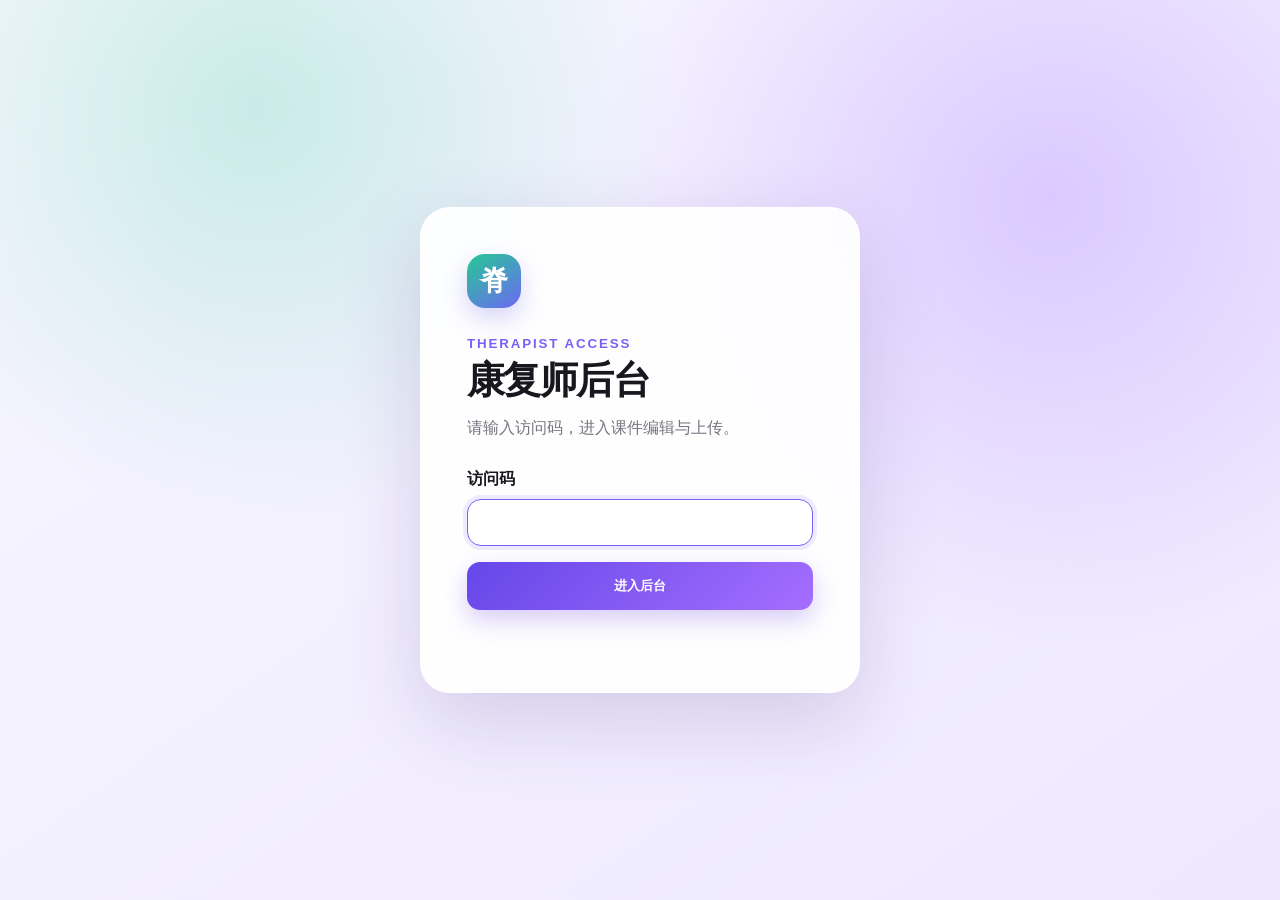
<file: admin.html>
<!doctype html>
<html lang="zh-CN">
<head>
  <meta charset="utf-8" />
  <meta name="viewport" content="width=device-width, initial-scale=1" />
  <title>复脊｜康复师课件后台</title>
  <link rel="icon" href="./app-icon.svg" type="image/svg+xml" />
  <link rel="stylesheet" href="./admin.css" />
  <link rel="stylesheet" href="./admin-theme.css" />
</head>
<body class="access-locked">
  <section class="access-gate" id="accessGate" aria-labelledby="accessTitle">
    <form class="access-card" id="accessForm">
      <span class="access-mark">脊</span>
      <small>THERAPIST ACCESS</small>
      <h1 id="accessTitle">康复师后台</h1>
      <p>请输入访问码，进入课件编辑与上传。</p>
      <label><span>访问码</span><input id="accessToken" type="password" inputmode="numeric" autocomplete="one-time-code" required autofocus /></label>
      <button type="submit" id="accessSubmit">进入后台</button>
      <p class="access-error" id="accessError" role="alert"></p>
    </form>
  </section>
  <header class="admin-topbar">
    <a href="./" class="brand"><span>脊</span><strong>复脊·康复师后台</strong></a>
    <div><span id="saveState">未发布</span><a href="./" target="_blank">打开用户端 ↗</a><button id="lockAdmin" type="button">退出</button></div>
  </header>
  <main class="workspace">
    <aside class="editor-panel">
      <div class="panel-heading"><small>COURSEWARE</small><h1>跟练课件</h1><p>填写后先在右侧查看大预览，确认后发布。</p></div>
      <label class="field"><span>选择已有课件 / 新建课件</span><select id="coursewareSelect"><option value="__new__">＋ 新建课件</option></select></label>
      <label class="field"><span>跟练动作名称</span><input id="actionNameInput" type="text" maxlength="80" placeholder="例如：坐姿骨盆后倾练习" /></label>
      <label class="field"><span>疼痛触发分类</span><select id="categorySelect"><option value="flexion">屈曲不耐受</option><option value="extension">伸展不耐受</option><option value="compression">压缩不耐受</option></select><small>这是康复师选择的触发模式标签，不是医学诊断。</small></label>
      <section class="upload-card">
        <div><b>01</b><span><strong>跟练视频</strong><small>支持 MP4、WebM、MOV，最大 300 MB</small></span></div>
        <label class="dropzone" id="videoDrop"><input id="videoInput" type="file" accept="video/*" /><span id="videoLabel">点击选择或拖入视频</span></label>
      </section>
      <section class="upload-card">
        <div><b>02</b><span><strong>跟练动作拆解（图片）</strong><small>可上传多张，按选择顺序展示</small></span></div>
        <label class="dropzone" id="imageDrop"><input id="imageInput" type="file" accept="image/*" multiple /><span id="imageLabel">点击选择或拖入图片</span></label>
      </section>
      <label class="field tips-field"><span>03&nbsp;&nbsp; 注意要领（文字）</span><textarea id="tipsInput" rows="8" maxlength="8000" placeholder="一行一条，例如：\n• 保持呼吸，不要屏气\n• 出现腿部放射症状时立即停止"></textarea></label>
      <div class="editor-actions"><button id="saveDraft" class="secondary">保存草稿</button><button id="publish" class="primary">发布并对用户生效</button></div>
      <div id="saveProgress" class="save-progress" role="status" aria-live="polite" hidden><p id="saveProgressText"></p><progress id="saveProgressBar" max="100" value="0" aria-label="当前文件上传进度"></progress></div>
      <button id="remove" class="remove">清空这个动作的课件</button>
      <p class="hint">发布不会修改用户的训练、复盘或安全记录。</p>
    </aside>
    <section class="preview-panel">
      <div class="preview-toolbar"><div><small>LIVE PREVIEW</small><strong>用户大预览</strong></div><div class="preview-tools"><span>所见即所得</span><button id="focusPreview" type="button" aria-pressed="false">进入专注预览</button></div></div>
      <article class="course-preview">
        <header><p id="previewCategory">屈曲不耐受 · 康复师课件</p><h2 id="previewName">未命名跟练动作</h2><span id="previewStatus">草稿预览</span></header>
        <section><div class="fixed-title"><b>01</b><h3>跟练视频</h3></div><div class="video-preview" id="videoPreview"><p>上传视频后在这里播放</p></div></section>
        <section><div class="fixed-title"><b>02</b><h3>跟练动作拆解（图片）</h3></div><div class="image-preview" id="imagePreview"><p>上传图片后在这里大图展示</p></div></section>
        <section><div class="fixed-title"><b>03</b><h3>注意要领（文字）</h3></div><div class="tips-preview" id="tipsPreview"><p>填写后在这里实时排版</p></div></section>
      </article>
    </section>
  </main>
  <div id="toast" class="toast" role="status"></div>
  <script src="./admin.js"></script>
</body>
</html>
</file>
<file: admin.css>
:root { --ink:#19342d; --paper:#f4f0e7; --panel:#fffdf8; --line:#d8d4c9; --accent:#d66a49; --soft:#e7eee9; font-family:"PingFang SC","Microsoft YaHei",sans-serif; color:var(--ink); background:var(--paper); }
* { box-sizing:border-box; }
body { margin:0; min-width:1080px; }
.admin-topbar { height:78px; padding:0 34px; display:flex; align-items:center; justify-content:space-between; color:white; background:var(--ink); }
.brand { color:white; text-decoration:none; display:flex; align-items:center; gap:13px; }
.brand span { width:42px; height:42px; border:1px solid #cdd8d4; border-radius:50%; display:grid; place-items:center; font:24px serif; }
.brand strong { font-size:18px; letter-spacing:.08em; }
.admin-topbar>div { display:flex; align-items:center; gap:20px; font-size:13px; }
.admin-topbar a { color:white; }
#saveState { padding:8px 13px; border:1px solid #678078; border-radius:999px; }
.workspace { display:grid; grid-template-columns:430px minmax(650px,1fr); min-height:calc(100vh - 78px); }
.editor-panel { padding:34px; background:var(--panel); border-right:1px solid var(--line); overflow:auto; }
.panel-heading small,.preview-toolbar small { color:var(--accent); font-weight:800; letter-spacing:.18em; }
.panel-heading h1 { font:38px serif; margin:8px 0; }
.panel-heading p { color:#64746e; line-height:1.7; margin:0 0 28px; }
.field { display:grid; gap:9px; margin:20px 0; font-size:13px; font-weight:700; }
select,input[type="text"],textarea { width:100%; border:1px solid var(--line); background:white; border-radius:4px; padding:13px; color:var(--ink); font:inherit; }
.field small { color:#7c8984; font-weight:400; line-height:1.6; }
textarea { resize:vertical; line-height:1.7; font-weight:400; }
.upload-card { margin:18px 0; padding:16px; border:1px solid var(--line); background:#fff; }
.upload-card>div { display:flex; gap:12px; align-items:flex-start; margin-bottom:13px; }
.upload-card b,.fixed-title b { color:var(--accent); font-family:serif; }
.upload-card span { display:grid; gap:4px; }
.upload-card small { color:#83908b; font-weight:400; }
.dropzone { min-height:82px; border:1px dashed #98aaa3; background:#f5f8f6; display:grid; place-items:center; cursor:pointer; color:#49645b; font-size:13px; text-align:center; padding:15px; }
.dropzone.dragging { background:#e0ebe5; border-color:var(--ink); }
.dropzone input { display:none; }
.editor-actions { display:grid; grid-template-columns:1fr 1.5fr; gap:10px; margin-top:24px; }
button { border:0; padding:14px 16px; font-weight:800; cursor:pointer; }
.primary { background:var(--ink); color:white; }
.secondary { border:1px solid var(--ink); color:var(--ink); background:white; }
button:disabled { opacity:.55; cursor:wait; }
.remove { width:100%; margin-top:10px; background:transparent; color:#9b4f3a; font-weight:500; }
.hint { color:#85908d; font-size:12px; line-height:1.6; }
.preview-panel { padding:30px 3vw 80px; background:linear-gradient(rgba(25,52,45,.035) 1px,transparent 1px),var(--paper); background-size:100% 42px; overflow:auto; }
.preview-toolbar { max-width:980px; margin:0 auto 18px; display:flex; justify-content:space-between; align-items:end; }
.preview-toolbar>div:first-child { display:grid; gap:5px; }.preview-toolbar strong { font-size:20px; }
.preview-tools { display:flex; align-items:center; gap:12px; }.preview-tools span { font-size:12px; color:#71817b; }
.preview-tools button { min-height:42px; padding:10px 18px; border:0; border-radius:9px; color:white; background:var(--accent); box-shadow:0 7px 18px rgba(214,106,73,.28); font-size:13px; letter-spacing:.04em; display:inline-flex; align-items:center; gap:8px; transition:transform .18s ease,box-shadow .18s ease,background .18s ease; }
.preview-tools button::before { content:"⛶"; font-size:17px; line-height:1; }
.preview-tools button:hover { background:#c85b3d; box-shadow:0 9px 22px rgba(214,106,73,.36); transform:translateY(-1px); }
.preview-tools button:focus-visible { outline:3px solid rgba(214,106,73,.28); outline-offset:3px; }
.course-preview { max-width:980px; min-height:820px; margin:auto; padding:48px 58px 70px; background:#fffdf8; box-shadow:0 16px 44px rgba(31,48,42,.11); }
.course-preview>header { position:relative; padding-bottom:30px; border-bottom:1px solid var(--line); }
.course-preview header p { color:var(--accent); font-weight:800; letter-spacing:.12em; }
.course-preview header h2 { margin:10px 0 0; font:52px serif; }
.course-preview header span { position:absolute; top:6px; right:0; padding:9px 14px; border-radius:999px; background:var(--soft); font-size:12px; }
.course-preview>section { padding:35px 0; border-bottom:1px solid var(--line); }
.fixed-title { display:flex; gap:16px; align-items:center; margin-bottom:20px; }.fixed-title h3 { margin:0; font:26px serif; }
.video-preview { min-height:350px; display:grid; place-items:center; background:#19342d; color:#cfd9d5; }
.video-preview video { width:100%; max-height:540px; display:block; }
.video-preview p,.image-preview>p { opacity:.75; }
.image-preview { display:grid; grid-template-columns:repeat(2,1fr); gap:14px; min-height:220px; place-items:center; background:#f2f0e9; }
.image-preview figure { margin:0; position:relative; width:100%; background:#e3e5df; }.image-preview img { width:100%; height:330px; object-fit:contain; display:block; }
.image-preview figcaption { position:absolute; left:12px; bottom:12px; color:white; background:var(--ink); padding:6px 9px; }
.tips-preview { background:#f0f4f1; padding:24px 30px; min-height:110px; line-height:1.8; }.tips-preview ol { margin:0; padding-left:22px; }.tips-preview li+li { margin-top:10px; }
.toast { position:fixed; right:28px; bottom:28px; padding:14px 20px; color:white; background:var(--ink); transform:translateY(90px); opacity:0; transition:.2s; }.toast.show { transform:none; opacity:1; }.toast.error { background:#9b3e30; }

body.preview-mode { min-width:900px; overflow:hidden; }
body.preview-mode .admin-topbar,
body.preview-mode .editor-panel { display:none; }
body.preview-mode .workspace { display:block; min-height:100vh; height:100vh; }
body.preview-mode .preview-panel { height:100vh; padding:14px 22px 18px; overflow:hidden; }
body.preview-mode .preview-toolbar { max-width:1440px; height:42px; margin:0 auto 10px; align-items:center; }
body.preview-mode .preview-toolbar small,
body.preview-mode .preview-tools>span { display:none; }
body.preview-mode .preview-tools button { color:var(--ink); background:white; border:1px solid #b8c3bf; box-shadow:0 4px 14px rgba(25,52,45,.12); }
body.preview-mode .preview-tools button::before { content:"←"; font-size:15px; }
body.preview-mode .preview-tools button:hover { background:#f3f0e8; box-shadow:0 6px 16px rgba(25,52,45,.16); }
body.preview-mode .course-preview { max-width:1440px; width:100%; height:calc(100vh - 84px); min-height:0; padding:22px 28px; display:grid; grid-template-columns:minmax(0,1.35fr) minmax(340px,.65fr); grid-template-rows:auto minmax(0,1fr) minmax(0,.68fr); gap:18px 22px; overflow:hidden; }
body.preview-mode .course-preview>header { grid-column:1 / -1; padding:0 0 14px; }
body.preview-mode .course-preview header p { margin:0; font-size:12px; }
body.preview-mode .course-preview header h2 { margin-top:5px; font-size:34px; line-height:1.08; }
body.preview-mode .course-preview header span { top:0; padding:7px 11px; }
body.preview-mode .course-preview>section { min-width:0; min-height:0; padding:0; border:0; display:flex; flex-direction:column; }
body.preview-mode .course-preview>section:nth-of-type(1) { grid-column:1; grid-row:2 / 4; }
body.preview-mode .course-preview>section:nth-of-type(2) { grid-column:2; grid-row:2; }
body.preview-mode .course-preview>section:nth-of-type(3) { grid-column:2; grid-row:3; }
body.preview-mode .fixed-title { flex:0 0 auto; margin-bottom:8px; gap:10px; }
body.preview-mode .fixed-title h3 { font-size:18px; }
body.preview-mode .video-preview,
body.preview-mode .image-preview,
body.preview-mode .tips-preview { flex:1; min-height:0; overflow:auto; }
body.preview-mode .video-preview video { width:100%; height:100%; max-height:none; object-fit:contain; }
body.preview-mode .image-preview { grid-template-columns:repeat(auto-fit,minmax(105px,1fr)); gap:8px; padding:8px; align-content:stretch; }
body.preview-mode .image-preview figure { height:100%; min-height:92px; }
body.preview-mode .image-preview img { height:100%; min-height:92px; object-fit:contain; }
body.preview-mode .image-preview figcaption { left:6px; bottom:6px; padding:3px 6px; font-size:11px; }
body.preview-mode .tips-preview { padding:14px 18px; line-height:1.55; font-size:13px; }
body.preview-mode .tips-preview li+li { margin-top:5px; }

@media (max-height:760px) {
  body.preview-mode .preview-panel { padding-top:8px; }
  body.preview-mode .preview-toolbar { height:36px; margin-bottom:6px; }
  body.preview-mode .course-preview { height:calc(100vh - 58px); padding:16px 22px; grid-template-rows:auto minmax(0,1fr) minmax(0,.62fr); gap:12px 18px; }
  body.preview-mode .course-preview>header { padding-bottom:9px; }
  body.preview-mode .course-preview header h2 { font-size:28px; }
}
</file>
<file: admin-theme.css>
:root {
  --ink:#18171e;
  --paper:#f6f3ff;
  --panel:rgba(255,255,255,.94);
  --line:#e5e1ea;
  --accent:#7b61f3;
  --soft:#e7fbf4;
}

body {
  min-height:100vh;
  color:#18171e;
  background:
    radial-gradient(circle at 78% 10%,rgba(180,134,255,.24),transparent 34%),
    radial-gradient(circle at 34% 88%,rgba(38,201,148,.12),transparent 30%),
    linear-gradient(135deg,#f9f7ff 0%,#f0eaff 52%,#f9f8fc 100%);
}

.access-gate {
  position:fixed;
  inset:0;
  z-index:100;
  display:none;
  place-items:center;
  padding:24px;
  background:
    radial-gradient(circle at 20% 12%,rgba(38,201,148,.22),transparent 32%),
    radial-gradient(circle at 82% 22%,rgba(164,112,255,.3),transparent 36%),
    linear-gradient(145deg,#f8f7ff,#eee8ff);
}
body.access-locked { overflow:hidden; }
body.access-locked .access-gate { display:grid; }
body.access-locked .admin-topbar,body.access-locked .workspace { visibility:hidden; }
.access-card {
  width:min(440px,100%);
  padding:46px;
  border:1px solid rgba(255,255,255,.92);
  border-radius:30px;
  background:rgba(255,255,255,.92);
  box-shadow:0 28px 80px rgba(76,52,130,.18);
  backdrop-filter:blur(22px);
}
.access-mark {
  width:54px;
  height:54px;
  display:grid;
  place-items:center;
  border-radius:18px;
  color:#fff;
  background:linear-gradient(145deg,#26c994,#6d68f4);
  box-shadow:0 10px 24px rgba(105,91,224,.26);
  font:700 28px serif;
}
.access-card>small { display:block; margin-top:28px; color:#7b61f3; font-weight:900; letter-spacing:.14em; }
.access-card h1 { margin:8px 0 10px; font-size:38px; line-height:1.15; letter-spacing:-.04em; }
.access-card>p { color:#77737f; }
.access-card label { display:block; margin:30px 0 16px; font-weight:800; }
.access-card label span { display:block; margin-bottom:9px; }
.access-card input { width:100%; border:1px solid #ddd7e8; border-radius:14px; padding:15px 16px; font:700 20px inherit; letter-spacing:.12em; outline:none; }
.access-card input:focus { border-color:#7b61f3; box-shadow:0 0 0 4px rgba(123,97,243,.12); }
.access-card button { width:100%; padding:15px; border:0; color:#fff; background:linear-gradient(135deg,#6547e8,#a56eff); font-weight:900; box-shadow:0 10px 24px rgba(112,77,229,.28); }
.access-card button:disabled { opacity:.58; }
.access-card .access-error { min-height:22px; margin:14px 0 0; color:#a6415f; font-weight:700; }
#lockAdmin { padding:10px 14px; border:0; color:#6f6879; background:#f3f1f7; font-weight:800; }

.admin-topbar {
  padding:0 30px;
  color:#18171e;
  background:rgba(255,255,255,.86);
  border-bottom:1px solid rgba(226,220,235,.9);
  backdrop-filter:blur(18px);
  position:sticky;
  top:0;
  z-index:10;
}
.brand { color:#18171e; }
.brand span {
  width:44px;
  height:44px;
  border:0;
  border-radius:15px;
  color:white;
  background:linear-gradient(145deg,#26c994,#6d68f4);
  box-shadow:0 8px 20px rgba(105,91,224,.24);
  font:700 23px serif;
}
.brand strong { font-size:18px; font-weight:900; letter-spacing:.03em; }
.admin-topbar>div { gap:12px; }
.admin-topbar a {
  padding:10px 14px;
  border-radius:12px;
  color:#18171e;
  background:#f3f1f7;
  text-decoration:none;
  font-weight:700;
}
#saveState { padding:9px 13px; border:0; color:#137b59; background:#e7fbf4; font-weight:800; }

.workspace { gap:18px; padding:18px; }
.editor-panel {
  height:calc(100vh - 114px);
  padding:30px;
  background:rgba(255,255,255,.94);
  border:1px solid rgba(255,255,255,.95);
  border-radius:28px;
  box-shadow:0 22px 60px rgba(66,45,111,.12);
  scrollbar-width:thin;
  scrollbar-color:#d6cce8 transparent;
}
.panel-heading small,.preview-toolbar small { color:#7b61f3; font-weight:900; }
.panel-heading h1 { margin:8px 0; font-family:inherit; font-size:40px; font-weight:900; line-height:1.15; letter-spacing:-.04em; }
.panel-heading p { color:#77737f; line-height:1.65; margin-bottom:26px; }

.field { margin:18px 0; font-weight:800; }
select,input[type="text"],textarea {
  border:1px solid #e5e1ea;
  background:#fbfafe;
  border-radius:13px;
  padding:14px 15px;
  color:#18171e;
  outline:none;
  transition:border-color .18s ease,box-shadow .18s ease,background .18s ease;
}
select:focus,input[type="text"]:focus,textarea:focus { border-color:#26c994; background:white; box-shadow:0 0 0 4px rgba(38,201,148,.12); }
.field small { color:#8a8691; }

.upload-card {
  margin:16px 0;
  border:1px solid #e5e1ea;
  border-radius:18px;
  background:linear-gradient(145deg,#fff,#faf8ff);
  box-shadow:0 8px 24px rgba(72,56,105,.05);
}
.upload-card b,.fixed-title b {
  width:30px;
  height:30px;
  flex:0 0 30px;
  display:grid;
  place-items:center;
  border-radius:10px;
  color:#177d5d;
  background:#e7fbf4;
  font:800 12px inherit;
}
.upload-card small { color:#8c8893; }
.dropzone {
  border-color:#baaee3;
  border-radius:14px;
  color:#62567b;
  background:linear-gradient(135deg,#f8f5ff,#effcf8);
  font-weight:700;
  transition:.18s ease;
}
.dropzone:hover,.dropzone.dragging { background:#eee7ff; border-color:#7b61f3; transform:translateY(-1px); }

button { border-radius:13px; font-family:inherit; }
.primary { color:white; background:#18171e; box-shadow:0 8px 18px rgba(24,23,30,.16); }
.primary:hover { background:#34313d; }
.secondary { border-color:#e5e1ea; color:#18171e; }
.secondary:hover { border-color:#bbb3c7; background:#faf9fc; }
.remove { color:#9c5970; }
.hint { color:#92909a; }

.preview-panel {
  height:calc(100vh - 114px);
  padding:26px 3vw 70px;
  border:1px solid rgba(255,255,255,.82);
  border-radius:28px;
  background:
    radial-gradient(circle at 90% 0,rgba(174,121,255,.24),transparent 34%),
    linear-gradient(145deg,rgba(249,246,255,.84),rgba(239,233,255,.9));
  box-shadow:0 22px 60px rgba(66,45,111,.1);
}
.preview-toolbar strong { font-size:22px; font-weight:950; }
.preview-tools span { color:#88838f; }
.preview-tools button {
  min-height:44px;
  border-radius:13px;
  background:linear-gradient(135deg,#6547e8,#b486ff);
  box-shadow:0 9px 22px rgba(112,77,229,.3);
}
.preview-tools button:hover { background:linear-gradient(135deg,#5e40df,#a875f8); box-shadow:0 12px 28px rgba(112,77,229,.4); transform:translateY(-2px); }
.preview-tools button:focus-visible { outline-color:rgba(123,97,243,.24); }

.course-preview {
  padding:44px 52px 64px;
  border:1px solid rgba(255,255,255,.95);
  border-radius:30px;
  background:rgba(255,255,255,.96);
  box-shadow:0 24px 60px rgba(63,43,104,.15);
}
.course-preview>header { padding-bottom:28px; border-color:#e5e1ea; }
.course-preview header p { color:#149a6e; letter-spacing:.08em; }
.course-preview header h2 { margin-top:10px; font-family:inherit; font-size:50px; font-weight:900; line-height:1.12; letter-spacing:-.05em; }
.course-preview header span { color:#63587a; background:#f0ebff; font-weight:700; }
.course-preview>section { padding:30px 0; border-color:#e5e1ea; }
.fixed-title { gap:13px; margin-bottom:16px; }
.fixed-title h3 { font-family:inherit; font-size:25px; font-weight:900; line-height:1.2; }
.video-preview { border-radius:22px; color:#d9d6df; background:#211f29; overflow:hidden; }
.image-preview { padding:14px; border-radius:22px; background:#f5f3f8; overflow:hidden; }
.image-preview figure { border-radius:15px; background:#eae7ef; overflow:hidden; }
.image-preview figcaption { border-radius:8px; background:rgba(24,23,30,.82); }
.tips-preview { border-radius:20px; background:linear-gradient(135deg,#eefcf7,#f2edff); }
.toast { z-index:30; border-radius:14px; background:#18171e; box-shadow:0 12px 32px rgba(24,23,30,.22); }
.toast.error { background:#a6415f; }

body.preview-mode .workspace { padding:0; }
body.preview-mode .preview-panel { border:0; border-radius:0; }
body.preview-mode .preview-tools button { color:#18171e; background:white; border-color:#ded9e6; box-shadow:0 5px 16px rgba(53,38,85,.14); }
body.preview-mode .preview-tools button:hover { background:#f8f6fb; box-shadow:0 7px 18px rgba(53,38,85,.18); transform:translateY(-1px); }
body.preview-mode .course-preview { grid-template-columns:minmax(0,1fr) minmax(420px,1fr); grid-template-rows:auto minmax(0,1fr) minmax(130px,.45fr); }
body.preview-mode .course-preview>section:nth-of-type(1) { grid-column:1; grid-row:2; }
body.preview-mode .course-preview>section:nth-of-type(2) { grid-column:2; grid-row:2; }
body.preview-mode .course-preview>section:nth-of-type(3) { grid-column:1 / -1; grid-row:3; }
body.preview-mode .course-preview>section:nth-of-type(1) .video-preview { width:100%; height:auto; max-height:100%; flex:0 1 auto; aspect-ratio:16 / 9; }

@media (max-width:1250px) {
  .workspace { grid-template-columns:390px minmax(620px,1fr); }
  .editor-panel { padding:26px; }
  .course-preview { padding-left:42px; padding-right:42px; }
}

.save-progress { margin-top: 14px; padding: 12px 14px; border-radius: 12px; background: #f0faf7; color: #17664f; font-size: 13px; line-height: 1.6; overflow-wrap: anywhere; }
.save-progress[hidden] { display: none; }
.save-progress p { margin: 0; }
.save-progress progress { display: block; width: 100%; height: 8px; margin-top: 9px; accent-color: #7856ea; }
.save-progress progress[hidden] { display: none; }
.save-progress.error { background: #fff1f3; color: #a53853; }
.editor-panel :disabled { cursor: wait; opacity: .6; }
</file>
